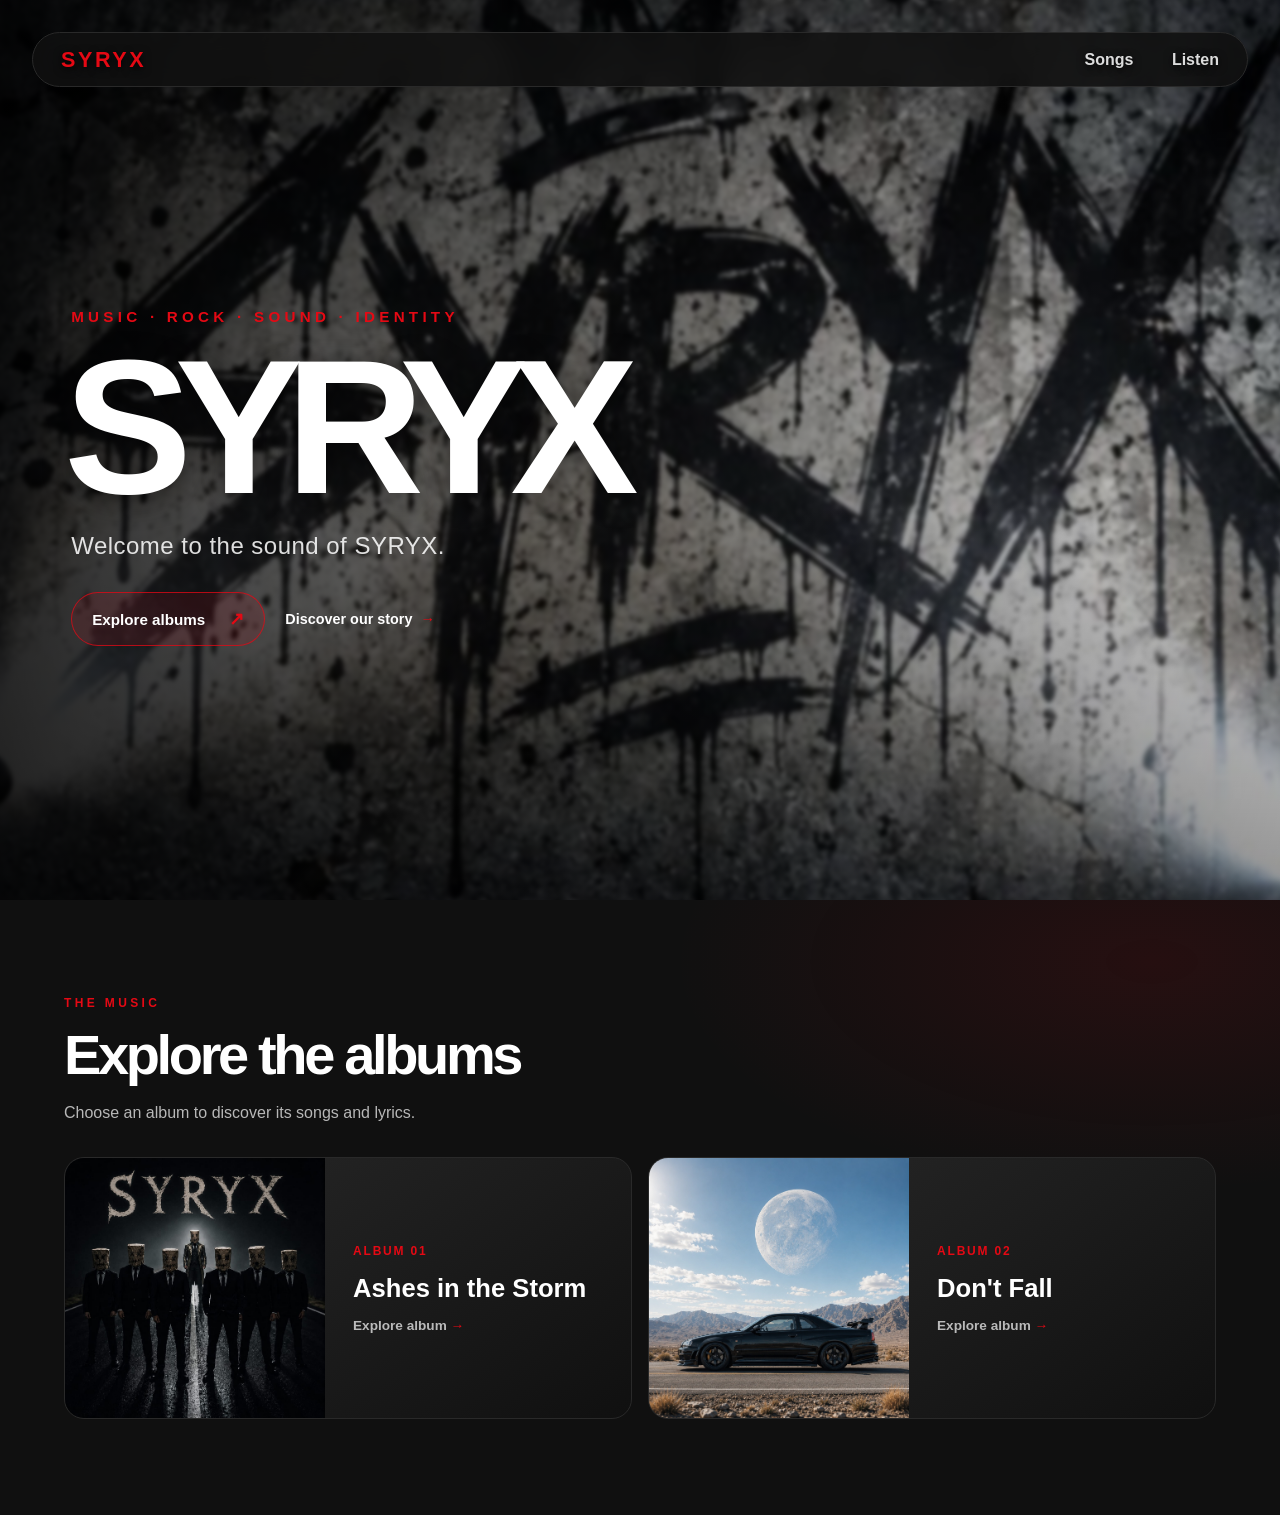
<file: index.html>
<!DOCTYPE html>
<html lang="en">
<head>
    <meta charset="UTF-8">
    <meta name="viewport" content="width=device-width, initial-scale=1.0">
    <meta http-equiv="refresh" content="0; url=HTML/index.html">
    <link rel="canonical" href="HTML/index.html">
    <title>SYRYX</title>
</head>
<body>
    <p>Opening SYRYX... <a href="HTML/index.html">Continue to the site</a></p>
</body>
</html>
</file>
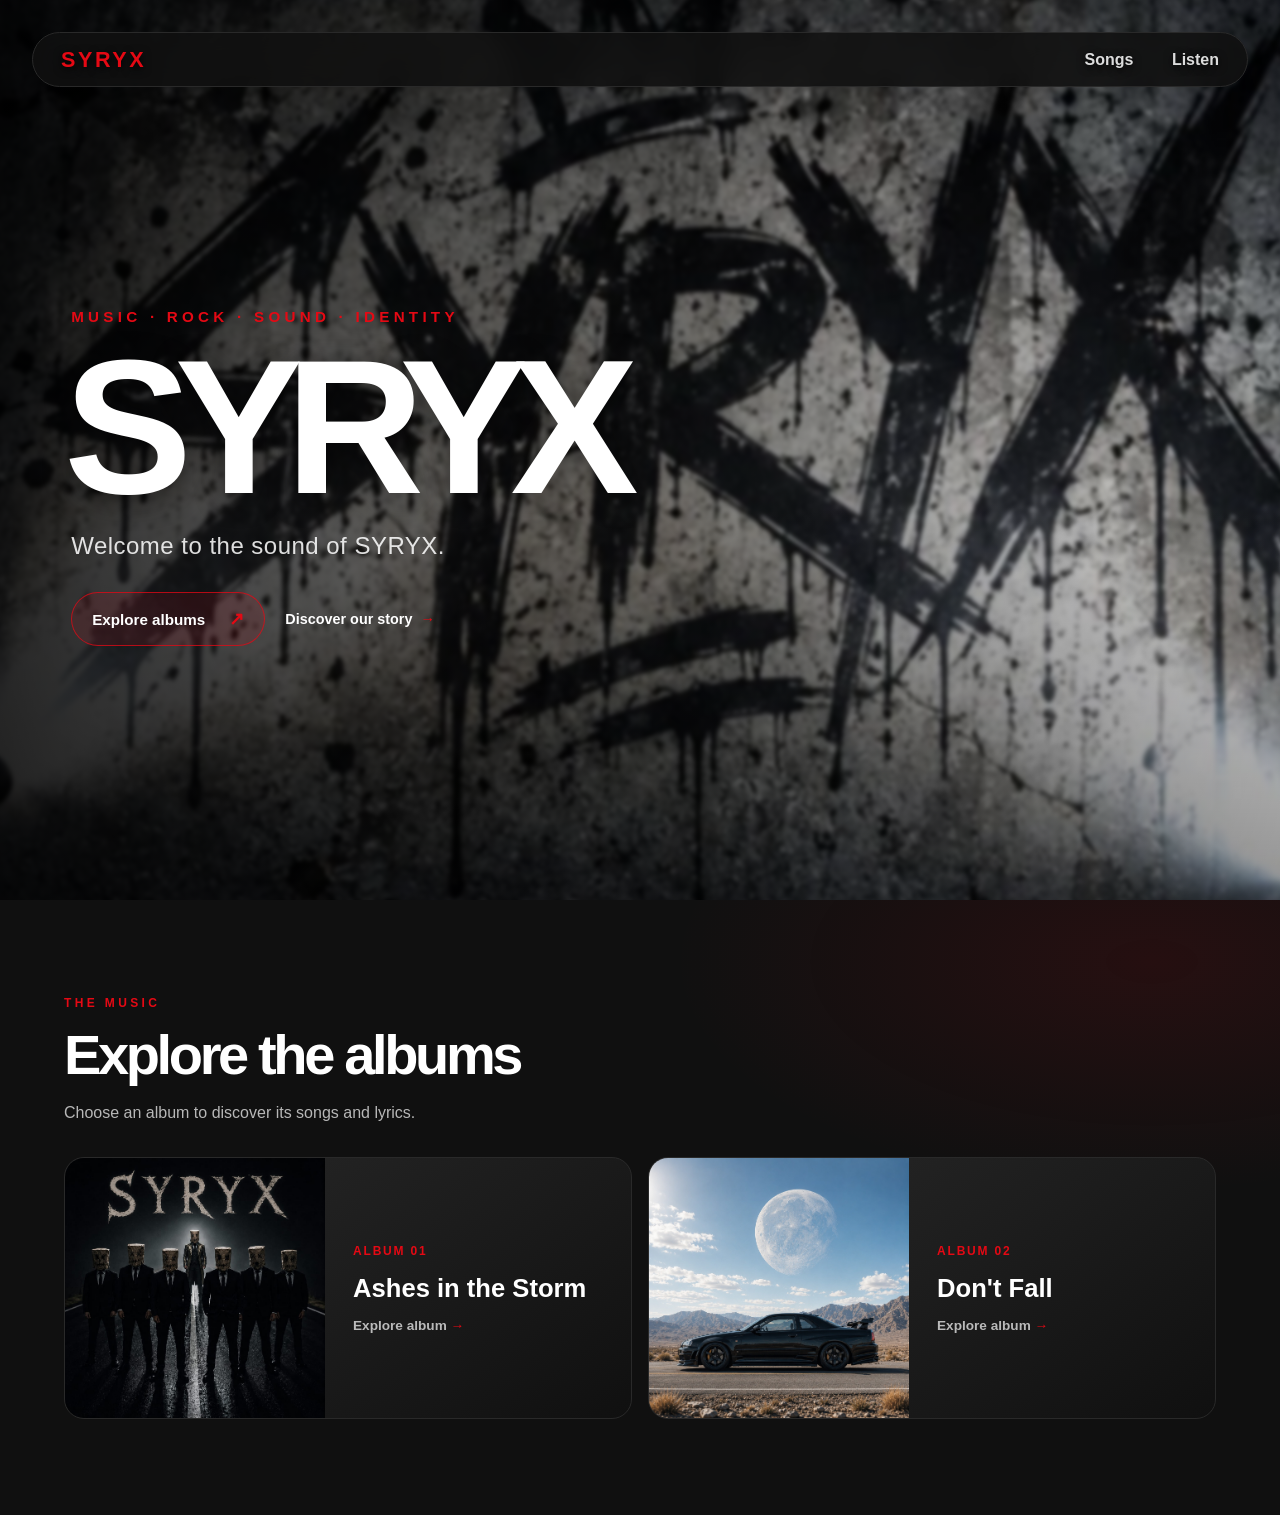
<file: HTML/index.html>
<!DOCTYPE html>
<html lang="en">
<head>
    <meta charset="UTF-8">
    <meta name="viewport" content="width=device-width, initial-scale=1.0">
    <link rel="stylesheet" href="../STYLES/style.css">
    <title>SYRYX</title>
</head>
<body>

    <main>
        <section class="firstContainer" aria-labelledby="homeTitle">

            <div class="imagen">

                <img src="../images/syryx.jpg" alt="SYRYX Band Image">
            </div>

            <header class="siteHeader">
                <a class="siteBrand" href="index.html">SYRYX</a>
                <nav aria-label="Main navigation">
                    <a href="song.html">Songs</a>
                    <a href="music.html">Listen</a>
                </nav>
            </header>
            <div class="heroContent">
                <p class="heroEyebrow">MUSIC · ROCK · SOUND · IDENTITY</p>
                <h1 id="homeTitle">SYRYX</h1>
                <p class="heroIntro">Welcome to the sound of SYRYX.</p>
                <div class="heroActions">
                    <a class="heroButton" href="song.html">
                        Explore albums <span aria-hidden="true">↗</span>
                    </a>
                    <a class="heroSecondaryLink" href="aboutus.html">
                        Discover our story <span aria-hidden="true">→</span>
                    </a>
                </div>
            </div>
        </section>

        <section class="homeAlbums" aria-labelledby="homeAlbumsTitle">
            <header class="homeAlbumsHeader">
                <p class="musicEyebrow">THE MUSIC</p>
                <h2 id="homeAlbumsTitle">Explore the albums</h2>
                <p>Choose an album to discover its songs and lyrics.</p>
            </header>
            <div class="homeAlbumsGrid">
                <a class="homeAlbumCard" href="song.html#ashes-in-the-storm">
                    <img src="../images/portada.jpeg" alt="">
                    <span class="homeAlbumDetails">
                        <span class="homeAlbumNumber">ALBUM 01</span>
                        <span class="homeAlbumTitle">Ashes in the Storm</span>
                        <span class="homeAlbumAction">Explore album <span aria-hidden="true">→</span></span>
                    </span>
                </a>
                <a class="homeAlbumCard" href="song.html#dont-fall">
                    <img src="../images/albumtwo.jpeg" alt="">
                    <span class="homeAlbumDetails">
                        <span class="homeAlbumNumber">ALBUM 02</span>
                        <span class="homeAlbumTitle">Don't Fall</span>
                        <span class="homeAlbumAction">Explore album <span aria-hidden="true">→</span></span>
                    </span>
                </a>
            </div>
        </section>
    </main>
</body>
</html>
</file>
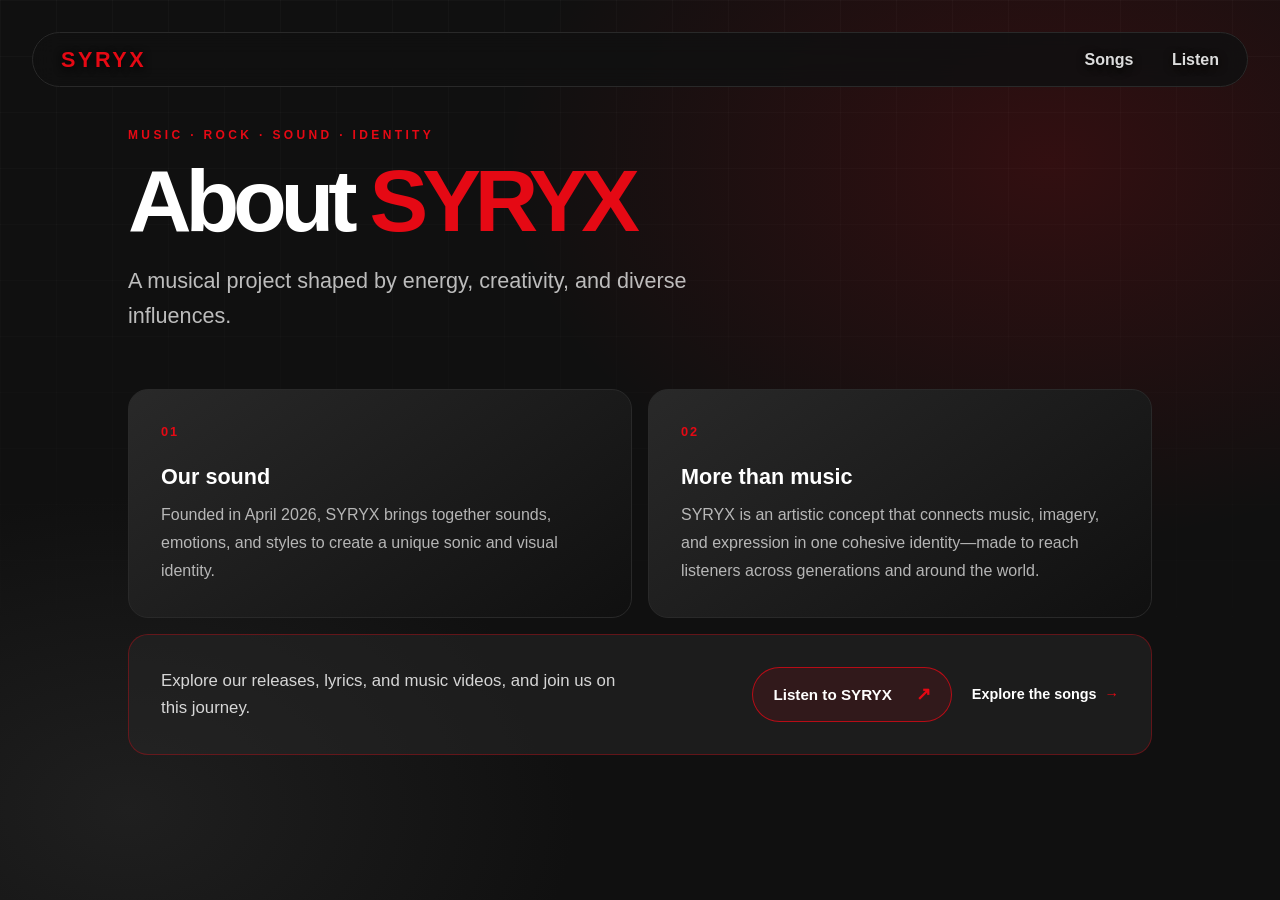
<file: HTML/aboutus.html>
<!DOCTYPE html>
<html lang="en">
<head>
    <meta charset="UTF-8">
    <meta name="viewport" content="width=device-width, initial-scale=1.0">
    <link rel="stylesheet" href="../STYLES/style.css">
    <title>About us | SYRYX</title>
</head>
<body>
    <header class="siteHeader">
        <a class="siteBrand" href="index.html">SYRYX</a>
        <nav aria-label="Main navigation">
            <a href="song.html">Songs</a>
            <a href="music.html">Listen</a>
        </nav>
    </header>

    <main class="musicPage aboutPage">
        <article class="aboutContent">
            <header class="aboutIntro">
                <p class="musicEyebrow">MUSIC · ROCK · SOUND · IDENTITY</p>
                <h1>About <span>SYRYX</span></h1>
                <p class="aboutLead">A musical project shaped by energy, creativity, and diverse influences.</p>
            </header>

            <div class="aboutGrid">
                <section class="aboutCard">
                    <span class="aboutNumber" aria-hidden="true">01</span>
                    <h2>Our sound</h2>
                    <p>Founded in April 2026, SYRYX brings together sounds, emotions, and styles to create a unique sonic and visual identity.</p>
                </section>
                <section class="aboutCard">
                    <span class="aboutNumber" aria-hidden="true">02</span>
                    <h2>More than music</h2>
                    <p>SYRYX is an artistic concept that connects music, imagery, and expression in one cohesive identity—made to reach listeners across generations and around the world.</p>
                </section>
            </div>

            <section class="aboutClosing">
                <p>Explore our releases, lyrics, and music videos, and join us on this journey.</p>
                <div class="aboutActions">
                    <a class="heroButton" href="music.html">Listen to SYRYX <span aria-hidden="true">↗</span></a>
                    <a class="aboutTextLink" href="song.html">Explore the songs <span aria-hidden="true">→</span></a>
                </div>
            </section>
        </article>
    </main>
</body>
</html>
</file>
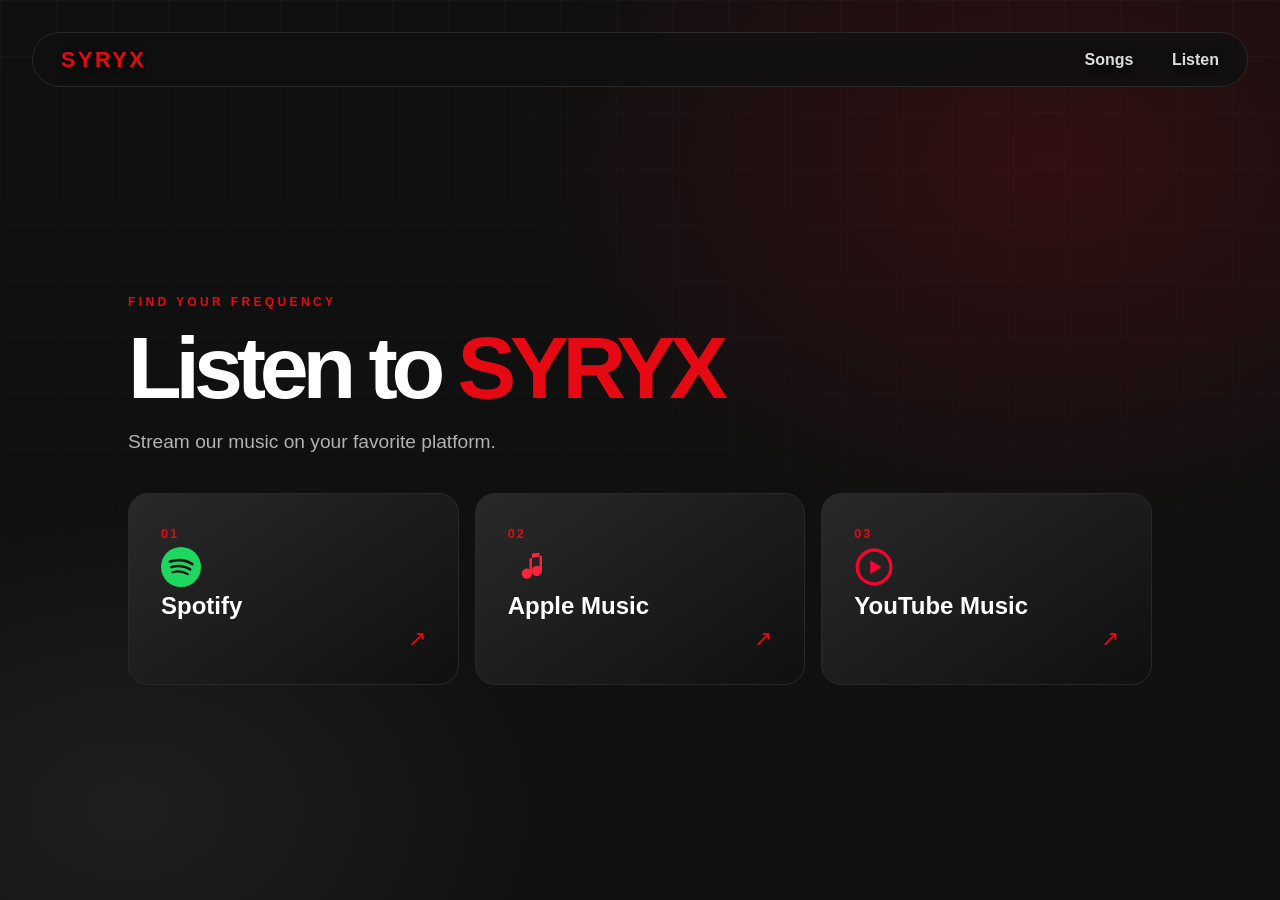
<file: HTML/music.html>
<!DOCTYPE html>
<html lang="en">
<head>
    <meta charset="UTF-8">
    <meta name="viewport" content="width=device-width, initial-scale=1.0">
    <title>Music | SYRYX</title>
    <link rel="stylesheet" href="../STYLES/style.css">
</head>
<body>
    <header class="siteHeader">
        <a class="siteBrand" href="index.html">SYRYX</a>
        <nav aria-label="Main navigation">
            <a href="song.html">Songs</a>
            <a href="music.html" aria-current="page">Listen</a>
        </nav>
    </header>

    <main class="musicPage">
        <section class="musicContent" aria-labelledby="musicTitle">
            <p class="musicEyebrow">FIND YOUR FREQUENCY</p>
            <h1 id="musicTitle">Listen to <span>SYRYX</span></h1>
            <p class="musicIntro">Stream our music on your favorite platform.</p>

            <div class="platformGrid">
                <a class="platformCard" href="https://open.spotify.com/intl-es/artist/2gIdzU7shlTTTOlclOcjxy?si=xu6wTSMdQ165NMiJLnVshw" target="_blank" rel="noopener noreferrer">
                    <span class="platformNumber">01</span>
                    <svg class="platformIcon spotifyIcon" viewBox="0 0 32 32" aria-hidden="true" focusable="false">
                        <circle cx="16" cy="16" r="16" fill="currentColor"/>
                        <path d="M7.1 11.7c5.8-1.8 12.9-1.2 18 2" fill="none" stroke="#101010" stroke-linecap="round" stroke-width="2.2"/>
                        <path d="M8.2 16.1c5-1.5 10.8-.9 15.2 1.8" fill="none" stroke="#101010" stroke-linecap="round" stroke-width="2"/>
                        <path d="M9.3 20.2c4.1-1.2 8.6-.7 12.1 1.5" fill="none" stroke="#101010" stroke-linecap="round" stroke-width="1.8"/>
                    </svg>
                    <span class="platformName">Spotify</span>
                    <span class="platformArrow" aria-hidden="true">↗</span>
                </a>
                <a class="platformCard" href="https://music.apple.com/mx/album/ashes-in-the-storm/6783036983" target="_blank" rel="noopener noreferrer">
                    <span class="platformNumber">02</span>
                    <svg class="platformIcon appleMusicIcon" viewBox="0 0 32 32" aria-hidden="true" focusable="false">
                        <path d="M19.2 5.2v16.1a4.1 4.1 0 1 1-2-3.5V9.1l10-2.2v12.2a4.1 4.1 0 1 1-2-3.5V4.5L19.2 5.2Z" fill="currentColor"/>
                    </svg>
                    <span class="platformName">Apple Music</span>
                    <span class="platformArrow" aria-hidden="true">↗</span>
                </a>
                <a class="platformCard" href="https://music.youtube.com/channel/UCFb9uXZjPqXJfFdnVvm2i3A" target="_blank" rel="noopener noreferrer">
                    <span class="platformNumber">03</span>
                    <svg class="platformIcon youtubeMusicIcon" viewBox="0 0 32 32" aria-hidden="true" focusable="false">
                        <circle cx="16" cy="16" r="13.5" fill="none" stroke="currentColor" stroke-width="2.5"/>
                        <path d="m13 10.5 9 5.5-9 5.5v-11Z" fill="currentColor"/>
                    </svg>
                    <span class="platformName">YouTube Music</span>
                    <span class="platformArrow" aria-hidden="true">↗</span>
                </a>
            </div>

        </section>
    </main>
</body>
</html>
</file>
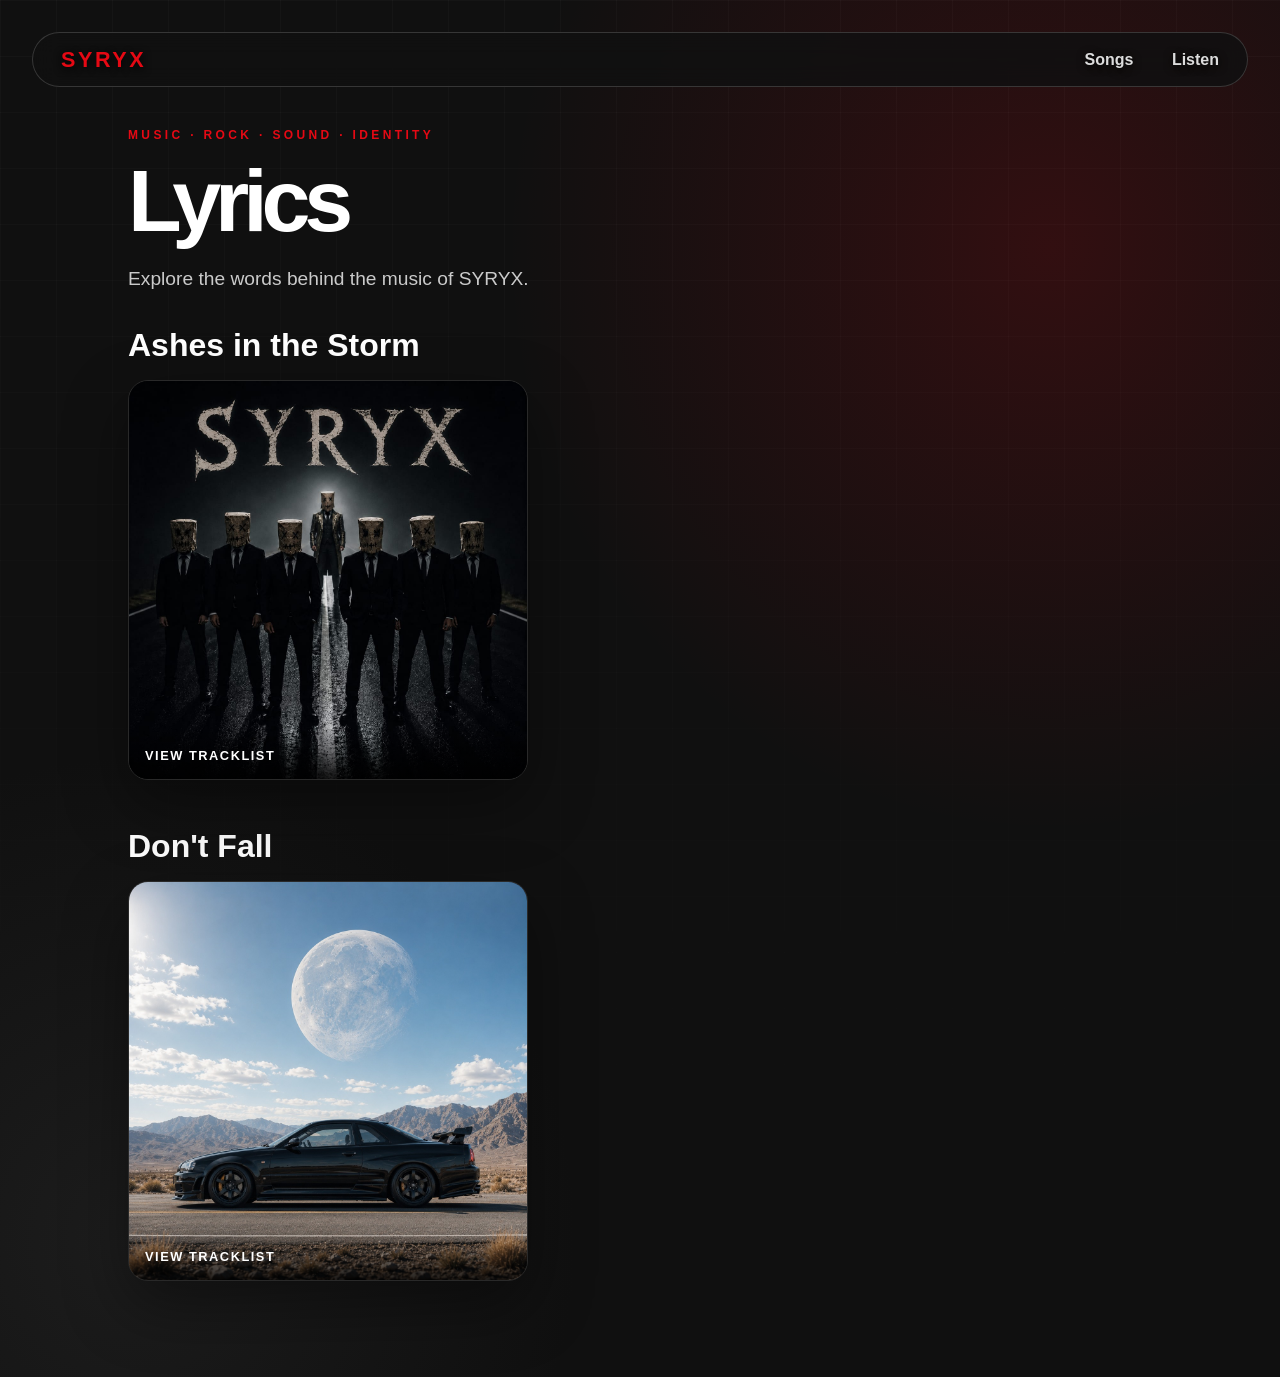
<file: HTML/song.html>
<!DOCTYPE html>
<html lang="en">
<head>
    <meta charset="UTF-8">
    <meta name="viewport" content="width=device-width, initial-scale=1.0">
    <title>Lyrics</title>
    <link rel="stylesheet" href="../STYLES/style.css">
</head>
<body class="lyricsSite">
    <header class="siteHeader">
        <a class="siteBrand" href="index.html">SYRYX</a>
        <nav aria-label="Main navigation">
            <a href="song.html" aria-current="page">Songs</a>
            <a href="music.html">Listen</a>
        </nav>
    </header>

    <main class="musicPage lyricsPage" id="pageTop">
        <article class="lyricsContent">
            <header class="lyricsIntro">
                <p class="musicEyebrow">MUSIC · ROCK · SOUND · IDENTITY</p>
                <h1>Lyrics</h1>
                <p class="lyricsLead">Explore the words behind the music of SYRYX.</p>
            </header>

            <section class="lyricsAlbum" id="ashes-in-the-storm" aria-label="Ashes in the Storm album"
                data-spotify-embed="https://open.spotify.com/embed/album/75cWlbsSWOaR0TMDieXgRW?utm_source=generator"
                data-apple-music-embed="https://embed.music.apple.com/es/album/ashes-in-the-storm/6783036983?theme=dark"
                data-youtube-music-embed="https://www.youtube.com/embed/videoseries?list=OLAK5uy_mBkej8Vmnh9Q9IzJUrh4K2DEeq0C_KQkM">
                <h2 class="lyricsAlbumTitle">Ashes in the Storm</h2>
                <button class="lyricsArtwork lyricsAlbumButton" type="button" aria-controls="firstAlbumTracklist" aria-expanded="false">
                    <img src="../images/portada.jpeg" alt="Ashes in the Storm album cover">
                    <span class="lyricsAlbumAction">View tracklist</span>
                </button>

                <section class="platformGrid lyricsList" id="firstAlbumTracklist" aria-label="Ashes in the Storm songs" hidden>
                    <button class="platformCard" type="button" data-lyrics="../LYRICS/FIRST%20ALBUM/Ashes%20in%20the%20Storm%20-%20copia.txt" data-title="Ashes in the Storm">
                        <span class="platformNumber">01 · LYRICS</span>
                        <span class="platformName">Ashes in the Storm</span>
                        <span class="platformArrow">READ LYRICS</span>
                    </button>
                    <button class="platformCard" type="button" data-lyrics="../LYRICS/FIRST%20ALBUM/I%20dont%20bend%20-%20copia.txt" data-title="I Don't Bend">
                        <span class="platformNumber">02 · LYRICS</span>
                        <span class="platformName">I Don't Bend</span>
                        <span class="platformArrow">READ LYRICS</span>
                    </button>
                    <button class="platformCard" type="button" data-lyrics="../LYRICS/FIRST%20ALBUM/I%20give%20my%20best%20-%20copia.txt" data-title="I Give My Best">
                        <span class="platformNumber">03 · LYRICS</span>
                        <span class="platformName">I Give My Best</span>
                        <span class="platformArrow">READ LYRICS</span>
                    </button>
                    <button class="platformCard" type="button" data-lyrics="../LYRICS/FIRST%20ALBUM/If%20I%E2%80%99m%20Brave%20Tonight.txt" data-title="If I'm Brave Tonight">
                        <span class="platformNumber">04 · LYRICS</span>
                        <span class="platformName">If I'm Brave Tonight</span>
                        <span class="platformArrow">READ LYRICS</span>
                    </button>
                    <button class="platformCard" type="button" data-lyrics="../LYRICS/FIRST%20ALBUM/Keep%20them%20weak.txt" data-title="Keep Them Weak">
                        <span class="platformNumber">05 · LYRICS</span>
                        <span class="platformName">Keep Them Weak</span>
                        <span class="platformArrow">READ LYRICS</span>
                    </button>
                    <button class="platformCard" type="button" data-lyrics="../LYRICS/FIRST%20ALBUM/Maybe%20Was%20a%20Lie.txt" data-title="Maybe Was a Lie">
                        <span class="platformNumber">06 · LYRICS</span>
                        <span class="platformName">Maybe Was a Lie</span>
                        <span class="platformArrow">READ LYRICS</span>
                    </button>
                    <button class="platformCard" type="button" data-lyrics="../LYRICS/FIRST%20ALBUM/SAW%20YOU.txt" data-title="Saw You">
                        <span class="platformNumber">07 · LYRICS</span>
                        <span class="platformName">Saw You</span>
                        <span class="platformArrow">READ LYRICS</span>
                    </button>
                    <button class="platformCard" type="button" data-lyrics="../LYRICS/FIRST%20ALBUM/Talking%20to%20the%20Walls.txt" data-title="Talking to the Walls">
                        <span class="platformNumber">08 · LYRICS</span>
                        <span class="platformName">Talking to the Walls</span>
                        <span class="platformArrow">READ LYRICS</span>
                    </button>
                    <button class="platformCard" type="button" data-lyrics="../LYRICS/FIRST%20ALBUM/Velvet.txt" data-title="Velvet">
                        <span class="platformNumber">09 · LYRICS</span>
                        <span class="platformName">Velvet</span>
                        <span class="platformArrow">READ LYRICS</span>
                    </button>
                    <button class="platformCard" type="button" data-lyrics="../LYRICS/FIRST%20ALBUM/Your%20Ghost%20Bleeds.txt" data-title="Your Ghost Bleeds">
                        <span class="platformNumber">10 · LYRICS</span>
                        <span class="platformName">Your Ghost Bleeds</span>
                        <span class="platformArrow">READ LYRICS</span>
                    </button>
                </section>
            </section>
            <section class="lyricsAlbum" id="dont-fall" aria-label="Don't Fall album"
                data-apple-music-embed="https://embed.music.apple.com/es/album/dont-fall/6788060083?theme=dark"
                data-youtube-music-embed="https://www.youtube.com/embed/videoseries?list=OLAK5uy_m5dvJoVX83p07fWJM71nWxI6t1OPEGSQg"
                data-spotify-embed="https://open.spotify.com/embed/album/5vptqTyzNc8OOGuJ1zq4WD?utm_source=generator">
                <h2 class="lyricsAlbumTitle">Don't Fall</h2>
                <button class="lyricsArtwork lyricsAlbumButton" type="button" aria-controls="secondAlbumTracklist" aria-expanded="false">
                    <img src="../images/albumtwo.jpeg" alt="Don't Fall album cover">
                    <span class="lyricsAlbumAction">View tracklist</span>
                </button>

                <section class="platformGrid lyricsList" id="secondAlbumTracklist" aria-label="Don't Fall songs" hidden>
                    <button class="platformCard" type="button" data-lyrics="../LYRICS/SECOND%20ALBUM/Dont%20Fall.txt" data-title="Don't Fall">
                        <span class="platformNumber">01 · LYRICS</span>
                        <span class="platformName">Don't Fall</span>
                        <span class="platformArrow">READ LYRICS</span>
                    </button>
                    <button class="platformCard" type="button" data-lyrics="../LYRICS/SECOND%20ALBUM/From%20the%20Dark.txt" data-title="From the Dark">
                        <span class="platformNumber">02 · LYRICS</span>
                        <span class="platformName">From the Dark</span>
                        <span class="platformArrow">READ LYRICS</span>
                    </button>
                    <button class="platformCard" type="button" data-lyrics="../LYRICS/SECOND%20ALBUM/I%20Didnt%20See%20You%20Leaving.txt" data-title="I Didn't See You Leaving">
                        <span class="platformNumber">03 · LYRICS</span>
                        <span class="platformName">I Didn't See You Leaving</span>
                        <span class="platformArrow">READ LYRICS</span>
                    </button>
                    <button class="platformCard" type="button" data-lyrics="../LYRICS/SECOND%20ALBUM/Just%20%20Me.txt" data-title="Just Me">
                        <span class="platformNumber">04 · LYRICS</span>
                        <span class="platformName">Just Me</span>
                        <span class="platformArrow">READ LYRICS</span>
                    </button>
                    <button class="platformCard" type="button" data-lyrics="../LYRICS/SECOND%20ALBUM/Push%20Me%20Again.txt" data-title="Push Me Again">
                        <span class="platformNumber">05 · LYRICS</span>
                        <span class="platformName">Push Me Again</span>
                        <span class="platformArrow">READ LYRICS</span>
                    </button>
                    <button class="platformCard" type="button" data-lyrics="../LYRICS/SECOND%20ALBUM/Read%20the%20Signs.txt" data-title="Read the Signs">
                        <span class="platformNumber">06 · LYRICS</span>
                        <span class="platformName">Read the Signs</span>
                        <span class="platformArrow">READ LYRICS</span>
                    </button>
                    <button class="platformCard" type="button" data-lyrics="../LYRICS/SECOND%20ALBUM/This%20Side%20of%20the%20Line.txt" data-title="This Side of the Line">
                        <span class="platformNumber">07 · LYRICS</span>
                        <span class="platformName">This Side of the Line</span>
                        <span class="platformArrow">READ LYRICS</span>
                    </button>
                    <button class="platformCard" type="button" data-lyrics="../LYRICS/SECOND%20ALBUM/Too%20Far%20Gone.txt" data-title="Too Far Gone">
                        <span class="platformNumber">08 · LYRICS</span>
                        <span class="platformName">Too Far Gone</span>
                        <span class="platformArrow">READ LYRICS</span>
                    </button>
                    <button class="platformCard" type="button" data-lyrics="../LYRICS/SECOND%20ALBUM/Under%20Your%20Badge.txt" data-title="Under Your Badge">
                        <span class="platformNumber">09 · LYRICS</span>
                        <span class="platformName">Under Your Badge</span>
                        <span class="platformArrow">READ LYRICS</span>
                    </button>
                </section>
            </section>

            <section class="lyricsViewer" id="lyricsViewer" aria-labelledby="selectedLyricsTitle" hidden>
                <header class="lyricsViewerHeader">
                    <div>
                        <p class="platformNumber">NOW READING</p>
                        <h2 id="selectedLyricsTitle" aria-live="polite"></h2>
                    </div>
                    <button class="lyricsClose" id="closeLyrics" type="button">Close</button>
                </header>
                <div class="lyricsViewerContent">
                    <iframe class="lyricsFrame" id="lyricsFrame" title="Song lyrics"></iframe>
                    <aside class="lyricsPlayback" aria-labelledby="lyricsPlaybackTitle">
                        <h3 id="lyricsPlaybackTitle">Listen to the album</h3>
                        <p class="lyricsPlaybackNote" id="lyricsPlaybackNote"></p>
                        <div class="lyricsPlayerOptions" id="lyricsPlayerOptions" role="group" aria-label="Choose a music platform">
                            <button class="lyricsPlayerOption" type="button" data-player="spotify" aria-pressed="true">Spotify</button>
                            <button class="lyricsPlayerOption" type="button" data-player="appleMusic" aria-pressed="false">Apple Music</button>
                            <button class="lyricsPlayerOption" type="button" data-player="youtubeMusic" aria-pressed="false">YouTube Music</button>
                        </div>
                        <iframe class="lyricsPlayerFrame" id="lyricsPlayerFrame" title="Album player" loading="lazy"
                            allow="autoplay; clipboard-write; encrypted-media; fullscreen; picture-in-picture"
                            referrerpolicy="strict-origin-when-cross-origin"></iframe>
                        <p class="lyricsPlayerUnavailable" id="lyricsPlayerUnavailable" hidden>
                            Player links for this album are not available yet.
                        </p>
                    </aside>
                </div>
            </section>
        </article>
    </main>

    <script src="../REQUIREMENTS/lyrics.js"></script>
</body>
</html>
</file>
<file: STYLES/style.css>
* {
    box-sizing: border-box;
}

:root {
    --color-black: #101010;
    --color-red: #e50914;
    --color-gray: #292929;
    --color-white: #ffffff;
}

body {
    margin: 0;
    background-color: var(--color-black);
    color: var(--color-white);
    font-family: Arial, sans-serif;
}

.firstContainer {
    position: relative;
    display: grid;
    min-height: 100vh;
    min-height: 100svh;
    place-items: center start;
    overflow: hidden;
    padding: clamp(1.5rem, 5vw, 4rem);
    text-align: left;
}

.firstContainer::after {
    position: absolute;
    z-index: 0;
    inset: 0;
    background:
        linear-gradient(90deg, rgba(0, 0, 0, 0.82) 0%, rgba(0, 0, 0, 0.48) 48%, rgba(0, 0, 0, 0.12) 100%),
        linear-gradient(0deg, rgba(0, 0, 0, 0.35), transparent 45%);
    content: "";
}

.siteHeader {
    position: absolute;
    z-index: 2;
    top: clamp(1rem, 3vw, 2rem);
    left: 50%;
    display: flex;
    justify-content: space-between;
    align-items: center;
    width: min(76rem, calc(100% - 3rem));
    padding: 0.85rem clamp(1rem, 3vw, 1.75rem);
    transform: translateX(-50%);
    border: 1px solid var(--color-gray);
    border-radius: 999px;
    background: rgba(16, 16, 16, 0.88);
    backdrop-filter: blur(12px);
}

.siteHeader a {
    color: rgba(255, 255, 255, 0.86);
    font-size: clamp(0.8rem, 1.5vw, 1rem);
    font-weight: 700;
    text-decoration: none;
    text-shadow: 0 2px 8px black;
    transition: color 180ms ease;
}

.siteHeader nav {
    display: flex;
    align-items: center;
    gap: clamp(1.25rem, 3vw, 2.5rem);
}

.siteHeader .siteBrand {
    color: var(--color-red);
    font-size: clamp(1rem, 2.5vw, 1.35rem);
    letter-spacing: 0.12em;
}

.siteHeader nav a:hover {
    color: var(--color-red);
}

.siteHeader a:focus-visible {
    outline: 2px solid var(--color-red);
    outline-offset: 5px;
}

.imagen {
    position: absolute;
    z-index: 0;
    inset: 0;
    overflow: hidden;
}

.imagen img {
    width: 100%;
    height: 100%;
    object-fit: cover;
    filter: blur(2px);
    transform: scale(1.025);
}

.heroContent {
    position: relative;
    z-index: 1;
    width: min(100%, 58rem);
    padding: clamp(5rem, 12vh, 8rem) 0 clamp(2rem, 6vh, 4rem);
}

.heroContent h1 {
    margin: 0;
    color: white;
    font-size: clamp(5rem, 17vw, 12rem);
    font-weight: 900;
    letter-spacing: -0.09em;
    line-height: 0.85;
    text-shadow: 0 4px 30px rgba(0, 0, 0, 0.45);
}

.heroContent .heroEyebrow {
    margin: 0 0 1.25rem 0.45rem;
    color: var(--color-red);
    font-size: clamp(0.7rem, 1.5vw, 0.95rem);
    font-weight: 700;
    letter-spacing: 0.28em;
}

.heroContent .heroIntro {
    margin: 1.5rem 0 2rem 0.45rem;
    color: rgba(255, 255, 255, 0.86);
    font-size: clamp(1.1rem, 2.5vw, 1.5rem);
    letter-spacing: 0.02em;
}

.heroButton {
    display: inline-flex;
    align-items: center;
    gap: 1.5rem;
    margin-left: 0.45rem;
    padding: 0.95rem 1.25rem;
    border: 1px solid rgba(229, 9, 20, 0.75);
    border-radius: 999px;
    background: rgba(229, 9, 20, 0.1);
    color: white;
    font-size: 0.95rem;
    font-weight: 700;
    text-decoration: none;
    transition: background-color 180ms ease, transform 180ms ease;
}

.heroButton:hover {
    transform: translateY(-2px);
    background: rgba(229, 9, 20, 0.2);
}

.heroButton:focus-visible {
    outline: 2px solid var(--color-red);
    outline-offset: 4px;
}

.heroButton span {
    color: var(--color-red);
    font-size: 1.15rem;
}

.heroActions {
    display: flex;
    flex-wrap: wrap;
    align-items: center;
    gap: 1.25rem;
    margin-left: 0.45rem;
}

.heroActions .heroButton {
    margin-left: 0;
}

.heroSecondaryLink {
    color: white;
    font-size: 0.9rem;
    font-weight: 700;
    text-decoration: none;
}

.heroSecondaryLink span {
    margin-left: 0.25rem;
    color: var(--color-red);
}

.heroSecondaryLink:hover {
    color: var(--color-red);
}

.heroSecondaryLink:focus-visible {
    outline: 2px solid var(--color-red);
    outline-offset: 4px;
}

.homeAlbums {
    padding: clamp(3.5rem, 8vw, 6rem) clamp(1.25rem, 5vw, 4rem);
    background:
        radial-gradient(ellipse at 90% 10%, rgba(229, 9, 20, 0.1), transparent 30rem),
        var(--color-black);
}

.homeAlbumsHeader,
.homeAlbumsGrid {
    width: min(100%, 76rem);
    margin-inline: auto;
}

.homeAlbumsHeader {
    margin-bottom: 2rem;
}

.homeAlbumsHeader .musicEyebrow {
    margin: 0 0 0.75rem;
}

.homeAlbumsHeader h2 {
    margin: 0;
    color: var(--color-white);
    font-size: clamp(2rem, 5vw, 3.5rem);
    letter-spacing: -0.06em;
}

.homeAlbumsHeader > p:last-child {
    margin: 0.8rem 0 0;
    color: rgba(255, 255, 255, 0.7);
    line-height: 1.6;
}

.homeAlbumsGrid {
    display: grid;
    grid-template-columns: repeat(2, minmax(0, 1fr));
    gap: 1rem;
}

.homeAlbumCard {
    display: grid;
    min-height: 12rem;
    grid-template-columns: minmax(8rem, 0.85fr) 1fr;
    overflow: hidden;
    border: 1px solid var(--color-gray);
    border-radius: 1.25rem;
    background: linear-gradient(145deg, var(--color-gray), var(--color-black));
    color: var(--color-white);
    text-decoration: none;
    transition: transform 180ms ease, border-color 180ms ease;
}

.homeAlbumCard:hover {
    transform: translateY(-4px);
    border-color: rgba(229, 9, 20, 0.7);
}

.homeAlbumCard:focus-visible {
    outline: 2px solid var(--color-red);
    outline-offset: 4px;
}

.homeAlbumCard > img {
    width: 100%;
    height: 100%;
    min-height: 12rem;
    object-fit: cover;
}

.homeAlbumDetails {
    display: flex;
    flex-direction: column;
    align-items: flex-start;
    justify-content: center;
    gap: 0.9rem;
    padding: clamp(1rem, 3vw, 1.75rem);
}

.homeAlbumNumber {
    color: var(--color-red);
    font-size: 0.75rem;
    font-weight: 700;
    letter-spacing: 0.15em;
}

.homeAlbumTitle {
    font-size: clamp(1.1rem, 2.5vw, 1.6rem);
    font-weight: 700;
    line-height: 1.2;
}

.homeAlbumAction {
    color: rgba(255, 255, 255, 0.7);
    font-size: 0.85rem;
    font-weight: 700;
}

.homeAlbumAction span {
    color: var(--color-red);
}

a {
    color: var(--color-red);
}

.secondContainer {
    display: flex;
    flex-direction: column;
    justify-content: center;
    align-items: center;
    min-height: 100vh;
    min-height: 100svh;
    width: min(100%, 52rem);
    margin: 0 auto;
    padding: clamp(1.5rem, 6vw, 4rem);
    text-align: center;
}

.secondContainer p {
    max-width: 42rem;
    line-height: 1.7;
}

.backButton {
    display: grid;
    place-items: center;
    align-self: flex-start;
    margin-top: 1.5rem;
    width: 3.25rem;
    height: 3.25rem;
    border: 1px solid rgba(229, 9, 20, 0.65);
    border-radius: 50%;
    background-color: rgba(229, 9, 20, 0.08);
    color: var(--color-red);
    font-size: 1.75rem;
    line-height: 1;
    text-align: center;
    text-decoration: none;
    transition: background-color 180ms ease, transform 180ms ease;
}

.backButton:hover {
    transform: translateX(-3px);
    background-color: rgba(229, 9, 20, 0.18);
}

.backArrow {
    display: inline-block;
    transform: translateY(-2px);
}

.backButton:focus-visible {
    outline: 2px solid var(--color-red);
    outline-offset: 4px;
}

.musicPage {
    position: relative;
    display: grid;
    min-height: 100vh;
    min-height: 100svh;
    place-items: center;
    overflow: hidden;
    padding: 8rem clamp(1.25rem, 6vw, 5rem) 3rem;
    background:
        radial-gradient(ellipse at 82% 18%, rgba(229, 9, 20, 0.16), transparent 34rem),
        radial-gradient(ellipse at 10% 90%, rgba(41, 41, 41, 0.6), transparent 28rem),
        var(--color-black);
}

.musicPage::before {
    position: absolute;
    inset: 0;
    background-image: linear-gradient(rgba(255, 255, 255, 0.025) 1px, transparent 1px), linear-gradient(90deg, rgba(255, 255, 255, 0.025) 1px, transparent 1px);
    background-size: 56px 56px;
    content: "";
    mask-image: linear-gradient(to bottom, black, transparent 90%);
    pointer-events: none;
}

.musicContent {
    position: relative;
    width: min(100%, 64rem);
}

.musicEyebrow {
    margin: 0 0 1rem;
    color: var(--color-red);
    font-size: 0.75rem;
    font-weight: 700;
    letter-spacing: 0.28em;
}

.musicContent h1 {
    margin: 0;
    color: white;
    font-size: clamp(2.6rem, 8vw, 5.5rem);
    letter-spacing: -0.07em;
    line-height: 0.98;
}

.musicContent h1 span {
    color: var(--color-red);
}

.musicIntro {
    margin: 1.25rem 0 2.5rem;
    color: rgba(255, 255, 255, 0.68);
    font-size: clamp(1rem, 2vw, 1.2rem);
}

.platformGrid {
    display: grid;
    grid-template-columns: repeat(3, minmax(0, 1fr));
    gap: 1rem;
}

.platformCard {
    display: flex;
    min-height: 12rem;
    flex-direction: column;
    justify-content: space-between;
    padding: clamp(1.25rem, 3vw, 2rem);
    border: 1px solid var(--color-gray);
    border-radius: 1.25rem;
    background: linear-gradient(145deg, var(--color-gray), var(--color-black));
    color: white;
    font: inherit;
    text-align: left;
    text-decoration: none;
    transition: transform 180ms ease, border-color 180ms ease, background-color 180ms ease;
}

.lyricsList .platformCard {
    width: 100%;
    cursor: pointer;
}

.platformCard:hover {
    transform: translateY(-5px);
    border-color: rgba(229, 9, 20, 0.7);
    background-color: rgba(229, 9, 20, 0.09);
}

.platformCard:focus-visible {
    outline: 2px solid var(--color-red);
    outline-offset: 4px;
}

.platformNumber {
    color: var(--color-red);
    font-size: 0.8rem;
    font-weight: 700;
    letter-spacing: 0.15em;
}

.platformIcon {
    display: block;
    width: 2.5rem;
    height: 2.5rem;
    flex: 0 0 auto;
}

.spotifyIcon {
    color: #1ed760;
}

.appleMusicIcon {
    color: #fa243c;
}

.youtubeMusicIcon {
    color: #ff0033;
}

.platformName {
    font-size: clamp(1.15rem, 2vw, 1.5rem);
    font-weight: 700;
}

.platformArrow {
    align-self: flex-end;
    color: var(--color-red);
    font-size: 1.35rem;
}

.musicContent .backButton {
    margin-top: 2rem;
}

.lyricsSite {
    --lyrics-black: var(--color-black);
    --lyrics-red: var(--color-red);
    --lyrics-gray: var(--color-gray);
    --lyrics-white: var(--color-white);
    background-color: var(--lyrics-black);
    scroll-behavior: smooth;
}

.scrollTopButton {
    position: fixed;
    z-index: 5;
    right: clamp(1rem, 4vw, 2rem);
    bottom: clamp(1rem, 4vw, 2rem);
    display: grid;
    width: 3.25rem;
    height: 3.25rem;
    place-items: center;
    border: 1px solid rgba(229, 9, 20, 0.75);
    border-radius: 50%;
    background: rgba(229, 9, 20, 0.1);
    color: var(--color-red);
    font-size: 1.8rem;
    font-weight: 700;
    line-height: 1;
    text-decoration: none;
    transition: transform 180ms ease, background-color 180ms ease;
}

.scrollTopButton:hover {
    transform: translateY(-3px);
    background: rgba(229, 9, 20, 0.2);
}

.scrollTopButton:focus-visible {
    outline: 2px solid var(--color-white);
    outline-offset: 4px;
}

.lyricsPage {
    place-items: start center;
    overflow: visible;
    background:
        radial-gradient(ellipse at 82% 18%, rgba(229, 9, 20, 0.16), transparent 34rem),
        radial-gradient(ellipse at 10% 90%, rgba(41, 41, 41, 0.5), transparent 28rem),
        var(--lyrics-black);
}

.lyricsPage.isReading {
    padding-bottom: max(3rem, 85vh);
}

.lyricsPage::before {
    background-image:
        linear-gradient(rgba(255, 255, 255, 0.025) 1px, transparent 1px),
        linear-gradient(90deg, rgba(255, 255, 255, 0.025) 1px, transparent 1px);
}

.lyricsSite .siteHeader {
    border-color: rgba(255, 255, 255, 0.16);
    background: rgba(16, 16, 16, 0.88);
}

.lyricsSite .siteHeader .siteBrand,
.lyricsSite .siteHeader nav a:hover {
    color: var(--lyrics-red);
}

.lyricsContent {
    position: relative;
    width: min(100%, 64rem);
}

.lyricsIntro {
    margin-bottom: 2rem;
}

.lyricsIntro h1 {
    margin: 0;
    color: var(--lyrics-white);
    font-size: clamp(2.8rem, 8vw, 5.5rem);
    letter-spacing: -0.07em;
    line-height: 0.98;
}

.lyricsPage .musicEyebrow {
    color: var(--lyrics-red);
}

.lyricsLead {
    margin: 1.25rem 0 0;
    color: rgba(255, 255, 255, 0.78);
    font-size: clamp(1rem, 2vw, 1.2rem);
    line-height: 1.6;
}

.lyricsArtwork {
    position: relative;
    display: block;
    width: min(100%, 25rem);
    margin: 0 0 clamp(2rem, 4vw, 3rem);
    padding: 0;
    overflow: hidden;
    border: 1px solid var(--lyrics-gray);
    border-radius: 1.25rem;
    box-shadow: 0 1.5rem 4rem rgba(0, 0, 0, 0.4);
}

.lyricsAlbumButton {
    background: var(--lyrics-black);
    cursor: pointer;
    font: inherit;
    text-align: left;
}

.lyricsAlbumButton:focus-visible {
    outline: 2px solid var(--lyrics-red);
    outline-offset: 4px;
}

.lyricsArtwork img {
    display: block;
    width: 100%;
    aspect-ratio: 1;
    object-fit: cover;
}

.lyricsAlbum + .lyricsAlbum {
    margin-top: clamp(2rem, 4vw, 3rem);
}

.lyricsAlbumTitle {
    margin: 0 0 1rem;
    color: var(--lyrics-white);
    font-size: clamp(1.5rem, 4vw, 2rem);
}

.lyricsAlbumAction {
    position: absolute;
    inset: auto 0 0;
    padding: 1.25rem 1rem 1rem;
    background: linear-gradient(transparent, rgba(0, 0, 0, 0.85));
    color: var(--lyrics-white);
    font-size: 0.8rem;
    font-weight: 700;
    letter-spacing: 0.12em;
    text-transform: uppercase;
}

.lyricsList[hidden] {
    display: none;
}

.lyricsList .platformCard {
    border-color: var(--lyrics-gray);
    background: linear-gradient(145deg, var(--lyrics-gray), var(--lyrics-black));
    color: var(--lyrics-white);
}

.lyricsList .platformCard:hover {
    border-color: var(--lyrics-red);
    background: linear-gradient(145deg, rgba(229, 9, 20, 0.16), var(--lyrics-black));
}

.lyricsList .platformCard:focus-visible {
    outline-color: var(--lyrics-red);
}

.lyricsList .platformNumber,
.lyricsList .platformArrow {
    color: var(--lyrics-red);
}

.lyricsList .platformArrow {
    font-size: 0.75rem;
    font-weight: 700;
    letter-spacing: 0.12em;
}

.lyricsViewer {
    margin-top: clamp(2rem, 5vw, 3.5rem);
    border: 1px solid var(--lyrics-gray);
    border-radius: 1.25rem;
    background: var(--lyrics-black);
}

.lyricsViewer[hidden] {
    display: none;
}

.lyricsViewerHeader {
    position: sticky;
    z-index: 2;
    top: 0;
    display: flex;
    justify-content: space-between;
    align-items: center;
    gap: 1rem;
    padding: 1.25rem clamp(1rem, 3vw, 1.75rem);
    border-bottom: 1px solid var(--lyrics-gray);
    border-radius: 1.25rem 1.25rem 0 0;
    background: var(--lyrics-black);
}

.lyricsViewerHeader .platformNumber {
    margin: 0 0 0.5rem;
}

.lyricsViewerHeader h2 {
    margin: 0;
    color: var(--lyrics-red);
    font-size: clamp(1.4rem, 4vw, 2rem);
}

.lyricsViewerHeader .platformNumber {
    color: var(--lyrics-red);
}

.lyricsClose {
    flex: 0 0 auto;
    padding: 0.65rem 1rem;
    border: 1px solid var(--lyrics-red);
    border-radius: 999px;
    background: transparent;
    color: var(--lyrics-white);
    font: inherit;
    cursor: pointer;
}

.lyricsClose:hover {
    background: rgba(229, 9, 20, 0.18);
}

.lyricsClose:focus-visible {
    outline: 2px solid var(--lyrics-red);
    outline-offset: 4px;
}

.lyricsViewerContent {
    display: grid;
    grid-template-columns: minmax(0, 1.15fr) minmax(18rem, 0.85fr);
    align-items: start;
    gap: 1rem;
    padding: 0 1.25rem 1.25rem;
}

.lyricsPlayback {
    min-width: 0;
    padding: 1.25rem;
    border: 1px solid var(--lyrics-gray);
    border-radius: 0.9rem;
    background: linear-gradient(145deg, var(--lyrics-gray), var(--lyrics-black));
}

.lyricsPlayback h3 {
    margin: 0;
    color: var(--lyrics-white);
    font-size: 1.1rem;
}

.lyricsPlaybackNote {
    margin: 0.5rem 0 0;
    color: rgba(255, 255, 255, 0.68);
    font-size: 0.85rem;
    line-height: 1.5;
}

.lyricsPlayerOptions {
    display: flex;
    flex-wrap: wrap;
    gap: 0.5rem;
    margin-top: 1rem;
}

.lyricsPlayerOptions[hidden],
.lyricsPlayerOption[hidden],
.lyricsPlayerFrame[hidden] {
    display: none;
}

.lyricsPlayerOption {
    padding: 0.55rem 0.8rem;
    border: 1px solid var(--lyrics-gray);
    border-radius: 999px;
    background: transparent;
    color: var(--lyrics-white);
    font: inherit;
    font-size: 0.8rem;
    cursor: pointer;
}

.lyricsPlayerOption[aria-pressed="true"] {
    border-color: var(--lyrics-red);
    background: rgba(229, 9, 20, 0.14);
}

.lyricsPlayerOption:focus-visible {
    outline: 2px solid var(--lyrics-red);
    outline-offset: 3px;
}

.lyricsPlayerFrame {
    display: block;
    width: 100%;
    height: 22rem;
    margin-top: 1rem;
    border: 0;
    border-radius: 0.75rem;
    background: var(--lyrics-gray);
}

.lyricsPlayerUnavailable {
    margin: 1rem 0 0;
    padding: 1rem;
    border: 1px dashed var(--lyrics-gray);
    border-radius: 0.75rem;
    color: rgba(255, 255, 255, 0.68);
    font-size: 0.9rem;
    line-height: 1.5;
}

.lyricsPlayerUnavailable[hidden] {
    display: none;
}

.lyricsFrame {
    display: block;
    width: 100%;
    height: min(65vh, 42rem);
    min-height: 30rem;
    border: 1px solid var(--lyrics-gray);
    border-radius: 0.9rem;
    background: var(--lyrics-black);
}

.aboutPage {
    place-items: start center;
}

@media (max-width: 760px) {
    .lyricsViewerContent {
        grid-template-columns: 1fr;
    }

    .lyricsFrame {
        min-height: 24rem;
    }

    .lyricsPlayerFrame {
        height: 22rem;
    }
}

.aboutContent {
    position: relative;
    width: min(100%, 64rem);
}

.aboutIntro {
    max-width: 46rem;
    margin-bottom: clamp(2rem, 5vw, 3.5rem);
}

.aboutIntro h1 {
    margin: 0;
    color: white;
    font-size: clamp(2.8rem, 8vw, 5.5rem);
    letter-spacing: -0.07em;
    line-height: 0.98;
}

.aboutIntro h1 span {
    color: var(--color-red);
}

.aboutLead {
    max-width: 38rem;
    margin: 1.25rem 0 0;
    color: rgba(255, 255, 255, 0.72);
    font-size: clamp(1.05rem, 2.2vw, 1.35rem);
    line-height: 1.6;
}

.aboutGrid {
    display: grid;
    grid-template-columns: repeat(2, minmax(0, 1fr));
    gap: 1rem;
}

.aboutCard {
    min-height: 13rem;
    padding: clamp(1.4rem, 3vw, 2rem);
    border: 1px solid var(--color-gray);
    border-radius: 1.25rem;
    background: linear-gradient(145deg, var(--color-gray), var(--color-black));
}

.aboutNumber {
    color: var(--color-red);
    font-size: 0.8rem;
    font-weight: 700;
    letter-spacing: 0.15em;
}

.aboutCard h2 {
    margin: 1.5rem 0 0.65rem;
    color: white;
    font-size: 1.35rem;
}

.aboutCard p {
    margin: 0;
    color: rgba(255, 255, 255, 0.68);
    line-height: 1.75;
}

.aboutClosing {
    display: flex;
    justify-content: space-between;
    align-items: center;
    gap: 2rem;
    margin-top: 1rem;
    padding: clamp(1.4rem, 3vw, 2rem);
    border: 1px solid rgba(229, 9, 20, 0.35);
    border-radius: 1.25rem;
    background: rgba(41, 41, 41, 0.5);
}

.aboutClosing > p {
    max-width: 30rem;
    margin: 0;
    color: rgba(255, 255, 255, 0.82);
    font-size: 1.05rem;
    line-height: 1.65;
}

.aboutActions {
    display: flex;
    flex-shrink: 0;
    align-items: center;
    gap: 1.25rem;
}

.aboutActions .heroButton {
    margin: 0;
}

.aboutTextLink {
    color: white;
    font-size: 0.9rem;
    font-weight: 700;
    text-decoration: none;
    white-space: nowrap;
}

.aboutTextLink span {
    margin-left: 0.25rem;
    color: var(--color-red);
}

.aboutTextLink:hover {
    color: var(--color-red);
}

.aboutTextLink:focus-visible {
    outline: 2px solid var(--color-red);
    outline-offset: 4px;
}

@media (max-width: 480px) {
    .secondContainer p {
        text-align: left;
    }

    @media (prefers-reduced-motion: reduce) {
        .lyricsSite {
            scroll-behavior: auto;
        }

        .scrollTopButton {
            transition: none;
        }
    }

    .siteHeader {
        width: calc(100% - 1.5rem);
        padding: 0.8rem 0.9rem;
    }

    .siteHeader nav {
        gap: 1.15rem;
    }

    .firstContainer {
        padding: 1.25rem;
    }

    .firstContainer::after {
        background:
            linear-gradient(90deg, rgba(0, 0, 0, 0.72), rgba(0, 0, 0, 0.28)),
            linear-gradient(0deg, rgba(0, 0, 0, 0.4), transparent 60%);
    }

    .heroContent .heroEyebrow {
        margin-left: 0.2rem;
        letter-spacing: 0.18em;
    }

    .heroContent h1 {
        font-size: clamp(4.5rem, 22vw, 7rem);
    }

    .heroContent .heroIntro {
        margin-left: 0.2rem;
    }

    .heroActions {
        margin-left: 0.2rem;
        gap: 1rem;
    }

    .heroActions .heroButton {
        margin-left: 0;
    }

    .homeAlbumsGrid {
        grid-template-columns: 1fr;
    }

    .homeAlbumCard {
        grid-template-columns: 7rem 1fr;
        min-height: 8rem;
    }

    .homeAlbumCard > img {
        min-height: 8rem;
    }

    .musicPage {
        padding: 7rem 1.25rem 2rem;
    }

    .musicIntro {
        margin-bottom: 1.75rem;
    }

    .platformGrid {
        grid-template-columns: 1fr;
        gap: 0.75rem;
    }

    .platformCard {
        min-height: 6rem;
        flex-direction: row;
        align-items: center;
        gap: 1rem;
        padding: 1rem 1.25rem;
    }

    .platformName {
        flex: 1;
    }

    .platformArrow {
        align-self: auto;
    }

    .aboutGrid {
        grid-template-columns: 1fr;
        gap: 0.75rem;
    }

    .aboutCard {
        min-height: auto;
    }

    .aboutCard h2 {
        margin-top: 1rem;
    }

    .aboutClosing {
        align-items: flex-start;
        flex-direction: column;
        gap: 1.25rem;
    }

    .aboutActions {
        flex-wrap: wrap;
        gap: 1rem;
    }
}
</file>
